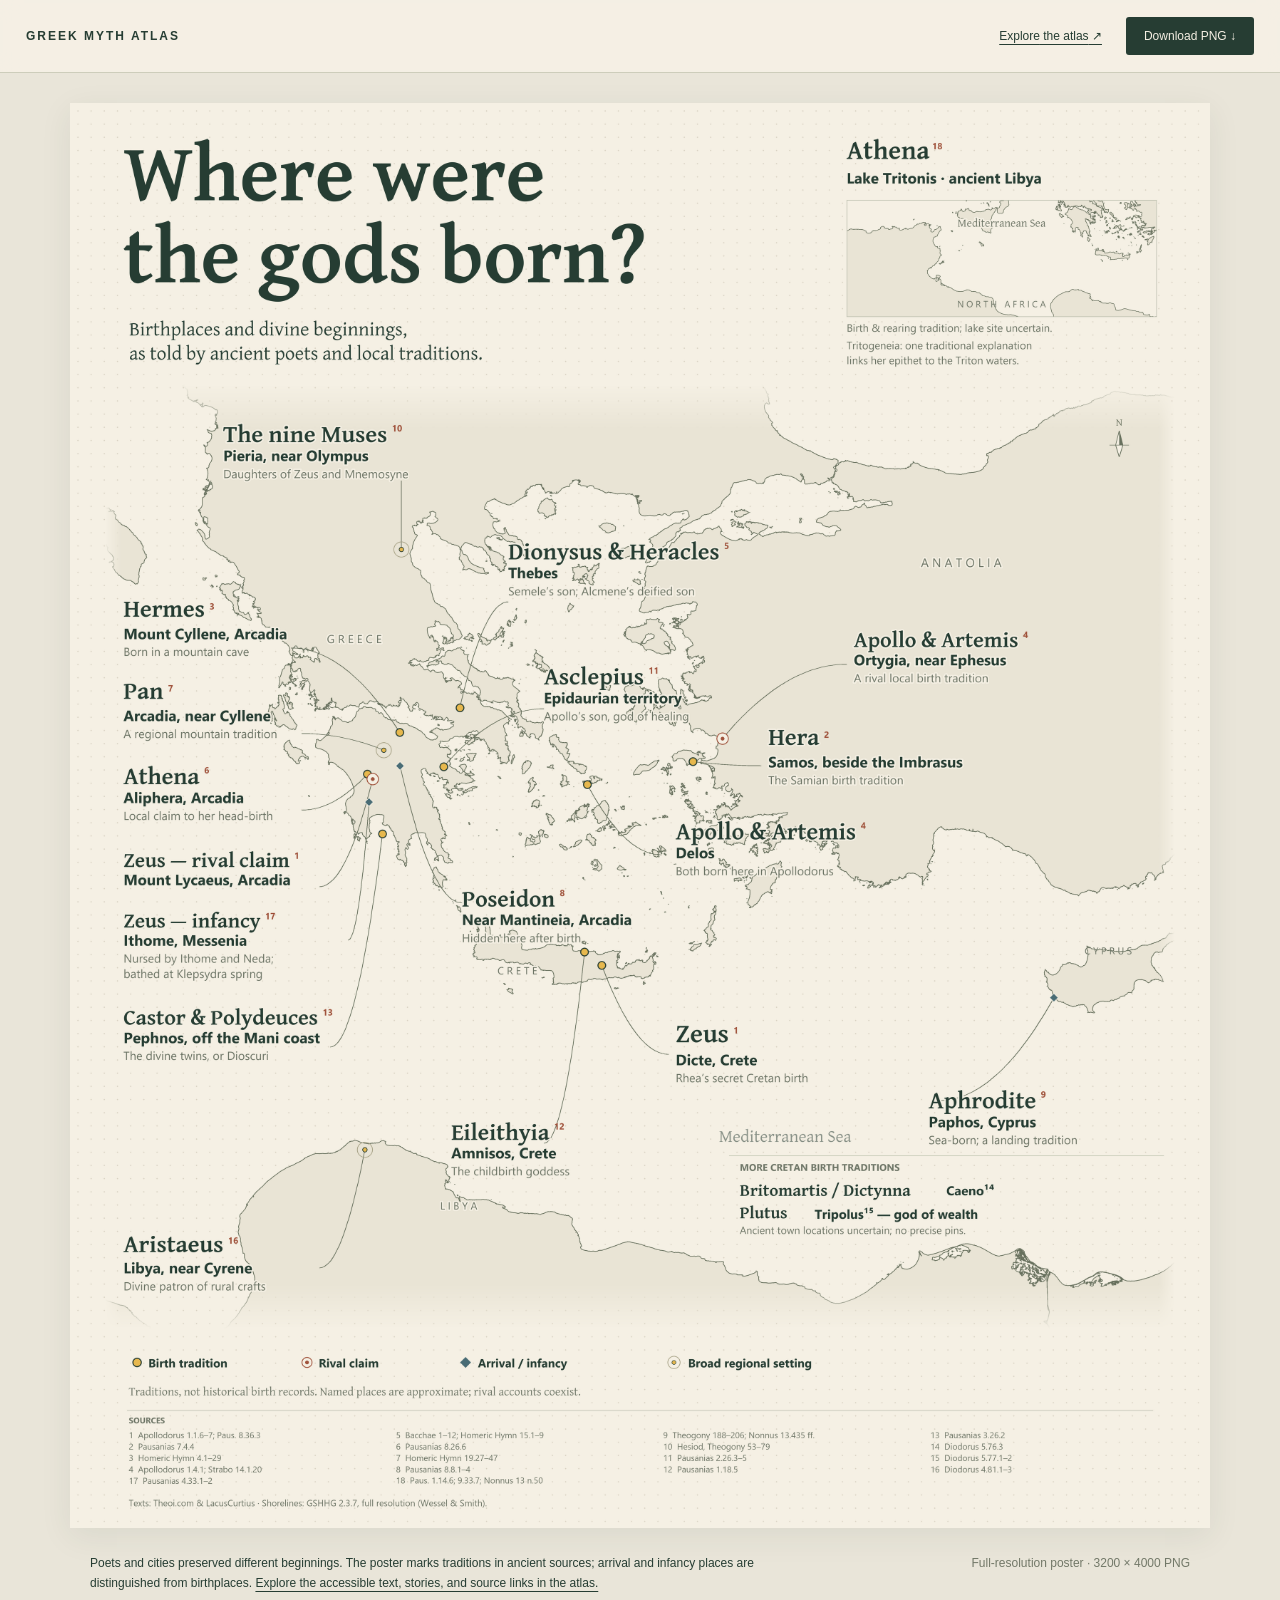
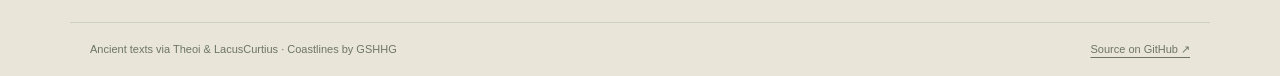
<file: docs/index.html>
<!doctype html>
<html lang="en">
<head>
<meta charset="utf-8">
<meta name="viewport" content="width=device-width,initial-scale=1">
<meta name="theme-color" content="#f5f0e4">
<meta name="description" content="Where were the Greek gods born? An illustrated map of Greek divine origins, with rival traditions, ancient sources, a downloadable PNG, and an interactive atlas of 34 figures.">
<meta property="og:title" content="Where were the gods born?">
<meta property="og:description" content="A geography of Greek myth. Explore the poster, download the PNG, or open the interactive atlas.">
<meta property="og:image" content="https://khayoon.github.io/greek-gods-atlas/greek-gods-birthplaces.png">
<meta property="og:type" content="website">
<title>Where were the gods born? — Greek Myth Atlas</title>
<link rel="icon" href="data:image/svg+xml,%3Csvg xmlns='http://www.w3.org/2000/svg' viewBox='0 0 64 64'%3E%3Crect width='64' height='64' rx='32' fill='%23263d33'/%3E%3Cpath d='M35 8 17 36h14l-3 20 20-30H34z' fill='%23e5be60'/%3E%3C/svg%3E">
<style>
*{box-sizing:border-box}body{margin:0;background:#e9e5d9;color:#263d33;font-family:Arial,Helvetica,sans-serif}a{color:inherit;text-underline-offset:4px}a:focus-visible{outline:3px solid #a0523b;outline-offset:5px}.topbar{position:sticky;top:0;z-index:2;background:#f5f0e4f5;border-bottom:1px solid #cdcdbb;backdrop-filter:blur(10px);padding:17px 26px;display:flex;align-items:center;justify-content:space-between;gap:20px}.brand{text-decoration:none;font-size:12px;letter-spacing:2px;font-weight:700}.topbar nav{display:flex;align-items:center;gap:24px;font-size:12px}.download{background:#263d33;color:#f5f0e4;text-decoration:none;padding:12px 18px;border-radius:3px}.poster{max-width:1180px;margin:30px auto 25px;padding:0 20px}.poster a{display:block}.poster img{display:block;width:100%;height:auto;box-shadow:0 8px 30px #263d3314}.caption{max-width:1140px;margin:0 auto 28px;font-size:12px;line-height:1.7;display:flex;justify-content:space-between;gap:20px;padding:0 20px}.caption p{margin:0;max-width:730px}.caption .meta{white-space:nowrap;color:#727868}.foot{max-width:1140px;margin:auto;padding:20px;border-top:1px solid #cdd0c1;font-size:11px;color:#6d7566;display:flex;justify-content:space-between;gap:20px}.foot a{white-space:nowrap}@media(max-width:620px){.topbar{padding:13px 15px;gap:10px}.brand{font-size:10px;letter-spacing:1.1px;max-width:115px;line-height:1.6}.topbar nav{gap:12px;font-size:11px}.download{padding:10px 11px}.poster{padding:0;margin:15px auto 20px}.caption{display:block;padding:0 18px;font-size:11px}.caption .meta{margin-top:12px}.foot{padding:20px 18px;font-size:10px}.explore-long{display:none}}@media print{.topbar,.caption,.foot{display:none}.poster{max-width:none;margin:0;padding:0}.poster img{box-shadow:none}@page{margin:0}}
</style>
</head>
<body>
<header class="topbar"><a class="brand" href="./">GREEK MYTH ATLAS</a><nav aria-label="Map tools"><a href="atlas/">Explore<span class="explore-long"> the atlas</span> ↗</a><a class="download" href="greek-gods-birthplaces.png" download="Where-were-the-Greek-gods-born.png">Download PNG ↓</a></nav></header>
<main>
<figure class="poster"><a href="greek-gods-birthplaces.png" aria-label="Open the full-resolution Greek god birthplace poster"><img src="greek-gods-birthplaces.png" width="3200" height="4000" fetchpriority="high" alt="Where were the gods born? An illustrated map of the Greek world showing birth traditions for Zeus, Hera, Apollo, Artemis, Hermes, Athena, Dionysus, Heracles, Pan, Asclepius, Eileithyia, Castor, Polydeuces and the nine Muses; Aphrodite’s arrival on Cyprus; Poseidon’s infancy in Arcadia; Aristaeus’s Libyan origins; and Cretan traditions for Britomartis and Plutus. Rival claims and ancient sources are included."></a></figure>
<div class="caption"><p>Poets and cities preserved different beginnings. The poster marks traditions in ancient sources; arrival and infancy places are distinguished from birthplaces. <a href="atlas/">Explore the accessible text, stories, and source links in the atlas.</a></p><p class="meta">Full-resolution poster · 3200 × 4000 PNG</p></div>
</main>
<footer class="foot"><span>Ancient texts via Theoi &amp; LacusCurtius · Coastlines by GSHHG</span><a href="https://github.com/Khayoon/greek-gods-atlas">Source on GitHub ↗</a></footer>
</body>
</html>
</file>
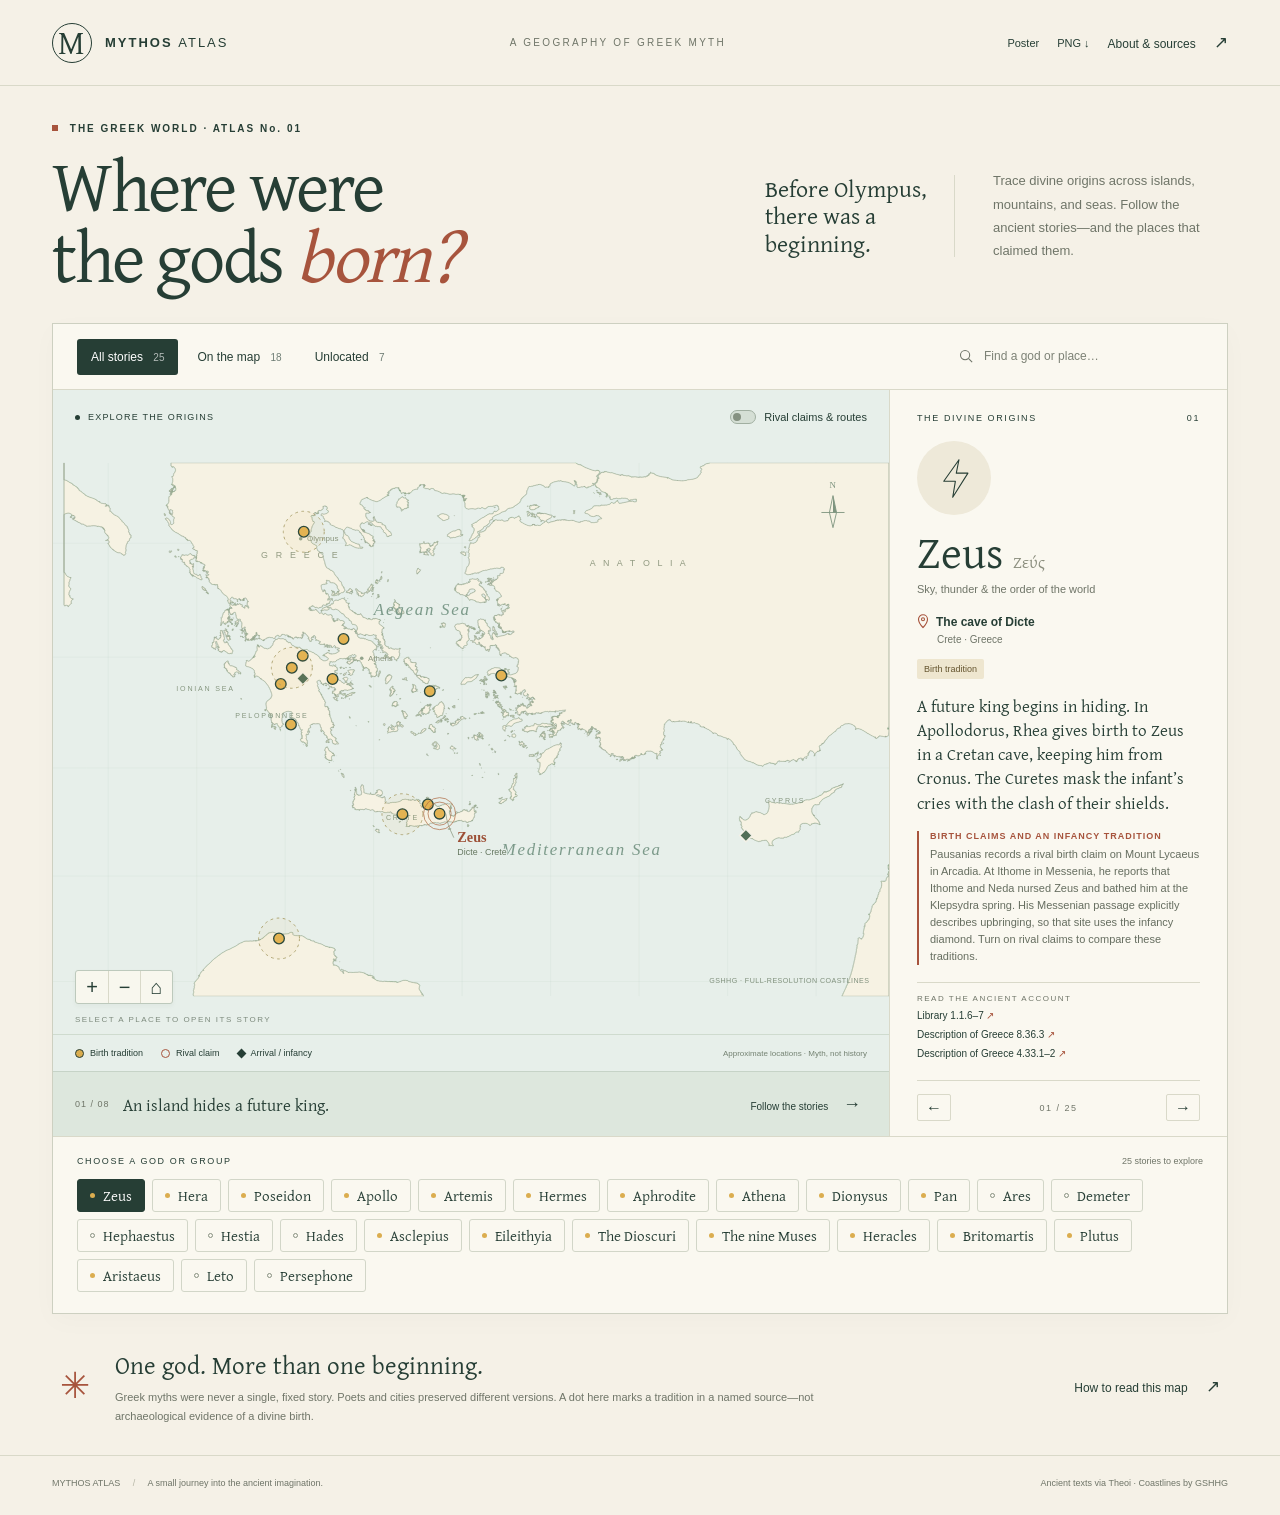
<file: docs/atlas/index.html>
<!doctype html>
<html lang="en">
<head>
  <meta charset="utf-8">
  <meta name="viewport" content="width=device-width,initial-scale=1">
  <meta name="theme-color" content="#f5f1e7">
  <meta name="description" content="Explore the birthplaces of 34 divine figures through ancient texts, island stories, and rival local traditions. An interactive atlas of myth, not history.">
  <title>Where were the gods born? — Mythos Atlas</title>
  <link rel="icon" href="data:image/svg+xml,%3Csvg xmlns='http://www.w3.org/2000/svg' viewBox='0 0 64 64'%3E%3Crect width='64' height='64' rx='32' fill='%232b443d'/%3E%3Cpath d='M35 8 17 36h14l-3 20 20-30H34z' fill='%23e5be60'/%3E%3C/svg%3E">
  <link rel="stylesheet" href="styles.css">
  <script src="vendor/d3.min.js" defer></script>
  <script src="data/gods.js" defer></script>
  <script src="app.js" defer></script>
</head>
<body>
  <a class="skip-link" href="#explore">Skip to the atlas</a>
  <header class="masthead">
    <a class="brand" href="./" aria-label="Mythos Atlas home"><span class="brand-mark" aria-hidden="true">Μ</span><span>MYTHOS <b>ATLAS</b></span></a>
    <span class="edition">A GEOGRAPHY OF GREEK MYTH</span>
    <nav class="atlas-links" aria-label="Poster and sources"><a href="../">Poster</a><a href="../greek-gods-birthplaces.png" download>PNG ↓</a><button class="text-button" id="sources-open">About &amp; sources <span aria-hidden="true">↗</span></button></nav>
  </header>
  <main>
    <section class="intro" aria-labelledby="title">
      <div><p class="eyebrow"><span></span> THE GREEK WORLD · ATLAS No. 01</p><h1 id="title">Where were<br>the gods <em>born?</em></h1></div>
      <div class="intro-note"><p>Before Olympus, <br>there was a beginning.</p><div>Trace divine origins across islands, mountains, and seas. Follow the ancient stories—and the places that claimed them.</div></div>
    </section>
    <section class="atlas" id="explore" aria-label="Interactive birthplace atlas">
      <div class="atlas-toolbar">
        <div class="filters" role="group" aria-label="Filter gods"><button class="filter active" data-filter="all" aria-pressed="true">All stories <span>25</span></button><button class="filter" data-filter="mapped" aria-pressed="false">On the map <span>18</span></button><button class="filter" data-filter="unplaced" aria-pressed="false">Unlocated <span>7</span></button></div>
        <label class="search"><svg viewBox="0 0 24 24" aria-hidden="true"><circle cx="10" cy="10" r="6.5"/><path d="m15 15 5 5"/></svg><input id="search" type="search" placeholder="Find a god or place…" aria-label="Find a god or place"></label>
      </div>
      <div class="atlas-body">
        <div class="map-column">
          <div class="map-top"><span><i class="live-dot"></i> EXPLORE THE ORIGINS</span><label class="switch"><input type="checkbox" id="variants"><span class="switch-track"></span>Rival claims &amp; routes</label></div>
          <div class="map-wrap" id="map-wrap">
            <svg id="map" viewBox="0 0 940 600" role="group" aria-label="Map of Greek divine origins in Greece and the eastern Mediterranean"><title>Greek divine origins</title><desc>Select a named marker to read its tradition. Use the zoom buttons and drag to explore. The god selector below offers the same information.</desc></svg>
            <div class="map-loading" id="map-loading">Drawing the Greek world…</div>
            <div class="map-controls" role="group" aria-label="Map controls"><button id="zoom-in" aria-label="Zoom in">+</button><button id="zoom-out" aria-label="Zoom out">−</button><button id="reset-map" aria-label="Reset map view">⌂</button></div>
            <div class="map-hint">SELECT A PLACE TO OPEN ITS STORY</div>
          </div>
          <div class="map-key"><span><i class="key-birth"></i>Birth tradition</span><span><i class="key-variant"></i>Rival claim</span><span><i class="key-arrival"></i>Arrival / infancy</span><span class="key-note">Approximate locations · Myth, not history</span></div>
          <div class="tour-bar"><div><span class="tour-number" id="tour-number">01 / 08</span><strong id="tour-title">An island hides a future king.</strong></div><button id="tour-next">Follow the stories <span aria-hidden="true">→</span></button></div>
        </div>
        <aside class="story-panel" aria-label="Selected god" id="story-panel"><div id="story" aria-live="polite" aria-atomic="true"></div><div class="story-navigation"><button id="previous-god" aria-label="Previous god">←</button><span id="god-index">01 / 15</span><button id="next-god" aria-label="Next god">→</button></div></aside>
      </div>
      <div class="god-browser"><div class="browser-heading"><span>CHOOSE A GOD OR GROUP</span><span id="result-count" role="status">15 stories to explore</span></div><div id="god-list" class="god-list" aria-label="Greek gods"></div><p id="empty-results" hidden>No gods or places match. Try “Delos”, “sea”, or “Zeus”.</p></div>
    </section>
    <section class="reading-note"><span class="note-symbol" aria-hidden="true">✳</span><div><h2>One god. More than one beginning.</h2><p>Greek myths were never a single, fixed story. Poets and cities preserved different versions. A dot here marks a tradition in a named source—not archaeological evidence of a divine birth.</p></div><button class="text-button" id="method-open">How to read this map <span aria-hidden="true">↗</span></button></section>
  </main>
  <footer><span>MYTHOS ATLAS <span class="footer-divider">/</span> A small journey into the ancient imagination.</span><span>Ancient texts via Theoi · Coastlines by GSHHG</span></footer>
  <dialog id="sources-dialog" aria-labelledby="sources-title"><div class="dialog-head"><p class="eyebrow">THE ATLAS NOTEBOOK</p><button id="sources-close" aria-label="Close sources">×</button></div><h2 id="sources-title">Stories, sources<br>&amp; a little uncertainty.</h2><p>This atlas follows 34 divine figures across 25 story entries. The nine Muses and the Dioscuri are grouped; Heracles is included as a deified hero. Eighteen entries have a mapped birth, regional, arrival, or infancy tradition here; seven have no securely mapped location in the selected accounts. It is a curated introduction, not a complete catalogue of every ancient claim.</p><h3>Reading the marks</h3><p>Solid gold circles mark a birth tradition. Rust-colored rings mark a rival local claim. Diamonds mark a landing or a place where an infant was hidden. Pan’s Arcadian marker is regional. Coordinates are approximate modern aids to reading; they are not surveyed ancient birth sites.</p><p>The main view shows one selected tradition for each mapped god. Switch on “Rival claims &amp; routes” to see additional mapped traditions and Aphrodite’s sea journey. A dashed line is a schematic narrative link, not an ancient travel route. “Unlocated” means the cited account supplies no fixed place; it does not mean no other tradition exists.</p><h3>Ancient texts</h3><div id="source-list"></div><h3>The map</h3><p>Coastlines: <a href="https://www.soest.hawaii.edu/wessel/gshhg/" target="_blank" rel="noopener noreferrer">GSHHG 2.3.7</a>, original full-resolution land polygons by Wessel and Smith. The regional extract clips the dataset without simplifying its coastal vertices. Tiny islands may be smaller than their markers. Modern coastlines are used for orientation; modern state borders are omitted. Typeface: Gentium Plus, SIL Open Font License. Mapping: D3, ISC license.</p><p class="dialog-end">Each god’s story links directly to its cited text or an explicitly identified ancient passage preserved in Theoi’s source collections.</p></dialog>
</body>
</html>
</file>
<file: docs/atlas/styles.css>
@font-face{font-family:Gentium;src:url('vendor/GentiumPlus-Regular.ttf') format('truetype');font-weight:400;font-display:swap}@font-face{font-family:Gentium;src:url('vendor/GentiumPlus-Bold.ttf') format('truetype');font-weight:700;font-display:swap}
:root{--paper:#f5f1e7;--ink:#263e35;--muted:#6f7568;--line:#d9d9c9;--gold:#dbad4f;--rust:#a7543d;--sea:#e7efea;--serif:Gentium,Georgia,serif;--sans:Arial,Helvetica,sans-serif}*{box-sizing:border-box}html{scroll-behavior:smooth}body{margin:0;color:var(--ink);background:var(--paper);font-family:var(--sans);font-size:14px}button,input{font:inherit}button,a,input{-webkit-tap-highlight-color:transparent}button{cursor:pointer;color:inherit}button{border:0;background:none}a{color:inherit;text-underline-offset:3px}button:focus-visible,a:focus-visible,input:focus-visible,[tabindex]:focus-visible{outline:3px solid var(--rust);outline-offset:4px}button:hover{color:var(--rust)}.skip-link{position:absolute;left:20px;top:-60px;z-index:50;background:white;padding:15px}.skip-link:focus{top:10px}.masthead{height:86px;max-width:1512px;margin:auto;padding:0 52px;border-bottom:1px solid var(--line);display:flex;align-items:center;justify-content:space-between}.brand{display:flex;align-items:center;gap:13px;text-decoration:none;font-size:13px;font-weight:bold;letter-spacing:2px}.brand b{font-weight:400}.brand-mark{display:grid;place-items:center;font-family:var(--serif);font-size:33px;font-weight:400;border:1px solid var(--ink);border-radius:50%;width:40px;height:40px;line-height:1}.edition{font-size:10px;letter-spacing:2.3px;color:var(--muted)}.text-button{font-size:12px;padding:10px 0}.text-button span{margin-left:15px;font-size:17px}main{max-width:1512px;margin:auto;padding:0 52px}.intro{display:flex;align-items:center;justify-content:space-between;padding:37px 0 32px;gap:40px}.eyebrow{font-size:10px;letter-spacing:2px;font-weight:bold;margin:0 0 16px}.eyebrow>span{display:inline-block;background:var(--rust);width:6px;height:6px;margin-right:7px;vertical-align:1px}h1{font-family:var(--serif);font-size:72px;font-weight:400;letter-spacing:-2.4px;line-height:.98;margin:0}h1 em{font-weight:400;color:var(--rust)}.intro-note{display:grid;grid-template-columns:190px 235px;gap:38px;align-items:center;margin:18px 0 0}.intro-note>p{font-family:var(--serif);font-size:24px;line-height:1.15;border-right:1px solid var(--line);padding-right:26px;margin:0}.intro-note>div{color:var(--muted);font-size:13px;line-height:1.8;max-width:225px}.atlas{border:1px solid #cdd0c1;background:#faf8f0;box-shadow:0 7px 25px #263e3506}.atlas-toolbar{min-height:66px;padding:10px 24px;display:flex;align-items:center;justify-content:space-between;border-bottom:1px solid var(--line);gap:20px}.filters{display:flex;gap:5px}.filter{padding:11px 14px;font-size:12px;border-radius:3px;white-space:nowrap}.filter span{font-size:10px;margin-left:7px;opacity:.65}.filter.active{background:var(--ink);color:#fff}.search{display:flex;align-items:center;gap:9px;max-width:245px;flex:1}.search svg{width:17px;height:17px;fill:none;stroke:var(--muted);stroke-width:1.5;flex-shrink:0}.search input{width:100%;border:0;border-bottom:1px solid transparent;padding:8px 0;background:none;font-size:12px;color:var(--ink);border-radius:0}.search input::placeholder{color:#7d8276}.atlas-body{display:grid;grid-template-columns:minmax(0,1fr) 338px}.map-column{min-width:0;background:var(--sea);display:flex;flex-direction:column;position:relative}.map-top{display:flex;align-items:center;justify-content:space-between;gap:12px;padding:20px 22px 0;font-size:9px;letter-spacing:1.2px;z-index:2}.map-top>span{display:flex;align-items:center;gap:8px;white-space:nowrap}.live-dot{background:var(--ink);border-radius:50%;width:5px;height:5px}.switch{display:flex;align-items:center;gap:8px;letter-spacing:0;font-size:11px;cursor:pointer}.switch input{position:absolute;opacity:0;width:28px;height:18px}.switch-track{display:block;width:26px;height:14px;border:1px solid #a1afa1;background:#d5dfd5;border-radius:10px;position:relative;transition:.2s}.switch-track:after{content:'';position:absolute;left:2px;top:2px;width:8px;height:8px;border-radius:50%;background:#859181;transition:.2s}.switch input:checked+.switch-track{background:var(--ink);border-color:var(--ink)}.switch input:checked+.switch-track:after{transform:translateX(12px);background:var(--paper)}.switch input:focus-visible+.switch-track{outline:3px solid var(--rust);outline-offset:4px}.map-wrap{position:relative;flex:1;min-height:470px;display:flex;align-items:center;overflow:hidden;background-image:radial-gradient(#96b0a326 .65px,transparent .65px);background-size:8px 8px}.map-wrap svg{width:100%;height:100%;min-height:470px;max-height:595px;display:block;touch-action:none}.map-loading{position:absolute;left:0;right:0;top:45%;text-align:center;font-family:var(--serif);font-size:22px}.map-controls{position:absolute;bottom:30px;left:22px;display:flex;border:1px solid #bdc9bc;background:#f8f7ee;border-radius:3px;box-shadow:0 2px 5px #263e350b}.map-controls button{width:32px;height:32px;font-size:20px}.map-controls button+button{border-left:1px solid var(--line)}.map-hint{position:absolute;bottom:10px;left:22px;font-size:8px;letter-spacing:1.5px;pointer-events:none;color:#7d8a7d}.map-key{display:flex;gap:18px;padding:13px 22px;border-top:1px solid #cfdbcf;font-size:9px;align-items:center;flex-wrap:wrap}.map-key>span{display:flex;align-items:center;gap:6px}.map-key i{display:inline-block;width:9px;height:9px;flex-shrink:0}.key-birth{background:var(--gold);border:1px solid var(--ink);border-radius:50%}.key-variant{border:1.5px solid var(--rust);border-radius:50%}.key-arrival{background:var(--ink);transform:rotate(45deg);width:7px!important;height:7px!important}.map-key .key-note{color:#748272;margin-left:auto;font-size:8px}.tour-bar{display:flex;align-items:center;justify-content:space-between;padding:17px 22px;border-top:1px solid #c6d3c7;background:#dde7dd;gap:16px;min-height:65px}.tour-bar>div{display:flex;align-items:center;gap:13px}.tour-number{font-size:9px;letter-spacing:1px;color:var(--muted);white-space:nowrap}.tour-bar strong{font-family:var(--serif);font-size:17px;font-weight:400}.tour-bar button{font-size:10px;white-space:nowrap}.tour-bar button span{font-size:18px;margin-left:12px}.story-panel{background:#faf8f0;border-left:1px solid var(--line);padding:23px 27px 15px;display:flex;flex-direction:column}.story-panel>#story{flex:1}.story-top{display:flex;align-items:center;justify-content:space-between;font-size:9px;letter-spacing:1.6px}.story-symbol{width:74px;height:74px;display:grid;place-items:center;border-radius:50%;background:#eee9d9;margin:18px 0 14px;color:var(--ink)}.story-symbol svg{width:43px;height:43px;fill:none;stroke:currentColor;stroke-width:1.2;stroke-linecap:round;stroke-linejoin:round}.god-title{font-family:var(--serif);font-size:45px;line-height:1;margin:0;font-weight:400}.greek-name{font-family:var(--serif);font-size:17px;color:#8b8e7e;margin-left:10px}.god-domain{font-size:11px;color:var(--muted);margin:9px 0 19px}.place-title{display:flex;align-items:center;gap:7px;font-size:12px;font-weight:bold;margin:0 0 5px}.place-title svg{width:12px;height:15px;fill:none;stroke:var(--rust);stroke-width:1.5}.region{font-size:10px;color:var(--muted);margin:0 0 14px;padding-left:20px}.status-badge{display:inline-flex;align-items:center;gap:5px;font-size:9px;color:#65552f;padding:5px 7px;background:#eee6cf;border-radius:2px;margin-bottom:8px}.story-body{font-family:var(--serif);font-size:17px;line-height:1.42;margin:7px 0 16px}.tradition-note{border-left:2px solid var(--rust);padding:0 0 0 11px;margin:0 0 17px}.tradition-note h3{font-size:9px;letter-spacing:1px;text-transform:uppercase;margin:0 0 5px;color:var(--rust)}.tradition-note p{font-size:11px;line-height:1.55;margin:0;color:#666e60}.source-links{padding-top:11px;border-top:1px solid var(--line)}.source-links>span{font-size:8px;letter-spacing:1.5px;color:var(--muted);display:block;margin-bottom:6px}.source-links a{display:block;font-size:10px;line-height:1.4;margin:5px 0;text-decoration:none}.source-links a:hover{text-decoration:underline}.source-links a:after{content:' ↗';color:var(--rust)}.story-navigation{display:flex;align-items:center;justify-content:space-between;padding-top:13px;margin-top:14px;border-top:1px solid var(--line)}.story-navigation button{height:27px;width:34px;border:1px solid var(--line);border-radius:2px;font-size:16px}.story-navigation span{font-size:9px;letter-spacing:1.5px;color:var(--muted)}.god-browser{padding:19px 24px 21px;border-top:1px solid var(--line)}.browser-heading{display:flex;justify-content:space-between;font-size:9px;letter-spacing:1.6px;margin-bottom:13px}.browser-heading>span:last-child{color:var(--muted);letter-spacing:0}.god-list{display:flex;flex-wrap:wrap;gap:7px}.god-chip{border:1px solid #d2d6c8;border-radius:3px;padding:8px 12px;display:flex;align-items:center;gap:8px;font-family:var(--serif);font-size:15px;line-height:1}.god-chip.active{background:var(--ink);border-color:var(--ink);color:#fff}.chip-dot{width:5px;height:5px;border-radius:50%;background:var(--gold)}.chip-dot.unplaced{background:transparent;border:1px solid #879080}.god-chip.active .chip-dot.unplaced{border-color:#e2e6d6}#empty-results{font-family:var(--serif);font-size:19px;color:var(--muted);margin:15px 0}.reading-note{display:flex;align-items:center;gap:25px;margin:33px 0 30px;padding:0 8px}.note-symbol{font-size:36px;color:var(--rust);flex-shrink:0}.reading-note>div{max-width:720px}.reading-note h2{font-family:var(--serif);font-size:25px;font-weight:400;margin:0 0 5px}.reading-note p{font-size:11px;line-height:1.7;color:var(--muted);margin:0}.reading-note button{margin-left:auto;white-space:nowrap}footer{max-width:1512px;padding:22px 52px 27px;margin:auto;border-top:1px solid var(--line);display:flex;justify-content:space-between;gap:20px;font-size:9px;color:var(--muted)}.footer-divider{padding:0 10px;color:#b5b5a5}dialog{width:min(660px,calc(100% - 30px));max-height:87vh;overflow:auto;padding:28px 37px 34px;border:1px solid #bdc5b4;border-radius:3px;background:var(--paper);color:var(--ink);box-shadow:0 20px 100px #10271f30}dialog::backdrop{background:#12291f75;backdrop-filter:blur(3px)}.dialog-head{display:flex;justify-content:space-between;align-items:center}.dialog-head .eyebrow{margin:0}.dialog-head button{font-size:28px;line-height:1;padding:2px 8px}dialog h2{font-family:var(--serif);font-size:43px;line-height:1.05;font-weight:400;margin:22px 0}dialog p{font-size:13px;line-height:1.8;color:#60695a}dialog h3{font-family:var(--serif);font-weight:400;font-size:25px;margin-bottom:10px}#source-list a{display:block;font-size:12px;margin:10px 0;line-height:1.5}.dialog-end{border-top:1px solid var(--line);padding-top:15px;font-size:11px}
.land{fill:#f6f2e3;stroke:#9caa94;stroke-width:.9;stroke-linejoin:round}.graticule{fill:none;stroke:#a7beb0;stroke-width:.5;opacity:.25}.geo-label{font-family:Arial,sans-serif;fill:#919a81;font-size:10px;letter-spacing:3px;pointer-events:none;text-anchor:middle}.sea-label{font-family:Georgia,serif;fill:#7c9a8a;font-style:italic;font-size:19px;letter-spacing:2px;pointer-events:none;text-anchor:middle}.island-label{font-family:Arial,sans-serif;font-size:8px;fill:#879780;letter-spacing:2px;pointer-events:none;text-anchor:middle}.reference{fill:#93a38c;stroke:none}.reference-label{font-family:Arial,sans-serif;fill:#8a957d;font-size:9px}.birth-marker{fill:#e3b352;stroke:#2c493c;stroke-width:1.5}.variant-marker{fill:#f5f1e7;stroke:#ac5e43;stroke-width:1.8}.arrival-marker{fill:#506e57;stroke:#f5f1e7;stroke-width:1.5}.selection-ring{fill:none;stroke:#af6b43;stroke-width:1;opacity:.8}.region-ring{fill:#d4af5910;stroke:#aa9e69;stroke-width:1;stroke-dasharray:3 4}.marker-label{fill:#283e32;font-family:Georgia,serif;font-size:16px;font-weight:bold;paint-order:stroke;stroke:#e7efea;stroke-width:4;stroke-linejoin:round}.marker-place{font-family:Arial,sans-serif;font-size:10px;font-weight:normal;fill:#657760;stroke-width:3}.marker-leader{stroke:#7d8d73;stroke-width:.75;fill:none}.marker{cursor:pointer}.marker:hover .marker-label,.marker:focus .marker-label{fill:#9c4f36}.marker.selected .marker-label{fill:#9c4f36}.marker.dimmed{opacity:.18}.myth-route{fill:none;stroke:#a78957;stroke-width:1.2;stroke-dasharray:4 5;opacity:.7}.compass{fill:none;stroke:#7e947f;stroke-width:1}.compass-letter{font-family:Georgia,serif;fill:#7e947f;font-size:10px}.svg-caption{font-family:Arial,sans-serif;fill:#80917d;font-size:8px;letter-spacing:.5px}
@media(min-width:1600px){.intro{padding-top:48px;padding-bottom:40px}h1{font-size:85px}.map-wrap{min-height:540px}.story-panel{padding:30px 32px}.story-body{font-size:19px}}
@media(max-width:1150px){.masthead,main{padding-left:30px;padding-right:30px}.intro-note{grid-template-columns:170px 170px;gap:25px}.intro-note>p{font-size:22px}.intro-note>div{font-size:12px}.atlas-body{grid-template-columns:minmax(0,1fr) 300px}.story-panel{padding:20px}.map-wrap{min-height:440px}.map-wrap svg{min-height:440px}.map-top{font-size:8px;padding:17px 17px 0}.map-key{gap:12px;padding:13px 17px}.map-key .key-note{margin-left:0;flex-basis:100%}.tour-bar{padding:16px}.tour-bar>div{gap:8px}.tour-bar strong{font-size:15px}.tour-bar button{font-size:9px}.tour-bar button span{margin-left:4px}.reading-note>div{max-width:550px}footer{padding-left:30px;padding-right:30px}}
@media(max-width:900px){.intro-note{display:block;width:230px}.intro-note>p{border-right:0;padding:0;margin:0 0 12px}.intro-note>p br{display:none}.intro-note>div{max-width:none}.edition{display:none}.atlas-body{grid-template-columns:minmax(0,1fr) 285px}.map-top{align-items:flex-start;gap:10px;flex-direction:column}.map-wrap,.map-wrap svg{min-height:420px}.map-controls{left:14px}.map-hint{left:14px;font-size:7px}.atlas-toolbar{padding:10px 16px}.filter{padding:10px}.reading-note{gap:16px}.reading-note button{font-size:10px}.tour-bar{align-items:flex-start}.tour-bar>div{display:block}.tour-bar strong{display:block;margin-top:6px}.tour-bar button{margin-top:8px}}
@media(max-width:720px){.masthead{height:68px;padding:0 20px}.brand{font-size:11px;gap:9px;letter-spacing:1.5px}.brand-mark{width:32px;height:32px;font-size:27px}.masthead .text-button{font-size:10px}.text-button span{margin-left:7px}main{padding:0 16px}.intro{padding:30px 4px 27px;gap:16px;align-items:flex-end}h1{font-size:56px;letter-spacing:-1.8px}.eyebrow{font-size:8px;letter-spacing:1.3px}.intro-note{width:175px;margin:0 0 3px}.intro-note>p{font-size:19px}.intro-note>div{font-size:10px;line-height:1.6}.atlas-toolbar{flex-wrap:wrap;gap:3px;padding:9px 12px}.filters{gap:2px;width:100%}.filter{flex:1;padding:10px 6px;font-size:11px}.search{width:100%;max-width:none;margin:2px 4px}.search input{font-size:12px}.atlas-body{grid-template-columns:1fr}.map-top{flex-direction:row;align-items:center;font-size:8px;padding:16px 14px 0}.switch{font-size:10px}.map-wrap{min-height:350px}.map-wrap svg{min-height:350px;max-height:480px}.map-key{font-size:9px;gap:12px}.map-key .key-note{font-size:8px;flex-basis:auto;margin-left:auto}.tour-bar{align-items:center;padding:14px}.tour-bar>div{display:flex;align-items:center;gap:12px}.tour-bar strong{margin:0;font-size:16px;max-width:190px;line-height:1.1}.tour-bar button{margin:0;font-size:10px}.story-panel{border-left:0;border-top:1px solid var(--line);padding:22px 25px 18px}.story-symbol{float:right;width:68px;height:68px;margin:7px 0 10px 20px}.story-top{margin-bottom:13px}.god-title{font-size:43px}.god-domain{margin-bottom:17px}.story-body{font-size:19px;line-height:1.45;margin-top:9px}.source-links a{font-size:11px}.tradition-note p{font-size:12px}.story-navigation{margin-top:16px}.god-browser{padding:20px 17px}.god-chip{padding:9px 11px;font-size:15px}.reading-note{margin:25px 6px;align-items:flex-start;flex-wrap:wrap;gap:10px}.note-symbol{font-size:29px;margin-top:4px}.reading-note>div{flex:1}.reading-note h2{font-size:23px}.reading-note p{font-size:11px}.reading-note button{margin-left:38px;padding:3px 0;font-size:11px}footer{padding:20px;display:block;font-size:9px;line-height:1.7}footer>span{display:block;margin:4px 0}dialog{padding:22px 25px}dialog h2{font-size:37px}}
@media(max-width:420px){h1{font-size:50px}.intro-note{width:130px}.intro-note>p{font-size:17px}.intro-note>div{font-size:9px}.intro{gap:12px}.map-top>span{font-size:7px;letter-spacing:.8px}.map-wrap,.map-wrap svg{min-height:300px}.map-key{gap:10px}.map-key .key-note{margin:0;flex-basis:100%}.tour-bar strong{font-size:14px;max-width:140px}.tour-bar>div{gap:7px}.tour-number{font-size:8px}.tour-bar button{font-size:9px}.browser-heading{font-size:8px}.god-chip{font-size:14px;padding:9px 10px}}
@media(prefers-reduced-motion:reduce){html{scroll-behavior:auto}*{transition:none!important}}
@media(max-width:720px){.intro{display:block;padding-top:27px}h1{font-size:56px;letter-spacing:-1.8px}.intro-note{width:100%;display:grid;grid-template-columns:140px 1fr;gap:19px;align-items:center;margin-top:20px}.intro-note>p{font-size:19px;line-height:1.1;margin:0;border-right:1px solid var(--line);padding-right:16px}.intro-note>div{font-size:11px;line-height:1.6}.marker:not(.selected) .marker-label,.marker:not(.selected) .marker-leader{display:none}.marker.selected .marker-label{font-size:32px}.marker.selected .marker-place{font-size:22px}.marker.selected .marker-label tspan:nth-child(2){transform:translateY(6px)}.map-wrap{min-height:300px}.map-wrap svg{min-height:300px}.geo-label{font-size:15px;letter-spacing:2px}.sea-label{font-size:24px}.island-label{font-size:12px}.marker.selected .selection-ring{stroke-width:2}.marker.selected .birth-marker{stroke-width:2}.map-controls button{width:38px;height:38px}.map-hint{font-size:7px}.god-chip{min-height:35px}}
@media(max-width:370px){h1{font-size:50px}.intro-note{grid-template-columns:125px 1fr;gap:14px}.intro-note>p{font-size:18px}.intro-note>div{font-size:10px}}

.atlas-links{display:flex;align-items:center;gap:18px;font-size:11px}.atlas-links>a{text-decoration:none}.atlas-links>a:hover{text-decoration:underline}.marker:not(.selected):not(:hover):not(:focus) .marker-label,.marker:not(.selected):not(:hover):not(:focus) .marker-leader{opacity:0}@media(max-width:720px){.atlas-links{gap:12px}.masthead .brand b{display:none}.edition{display:none}}
</file>
